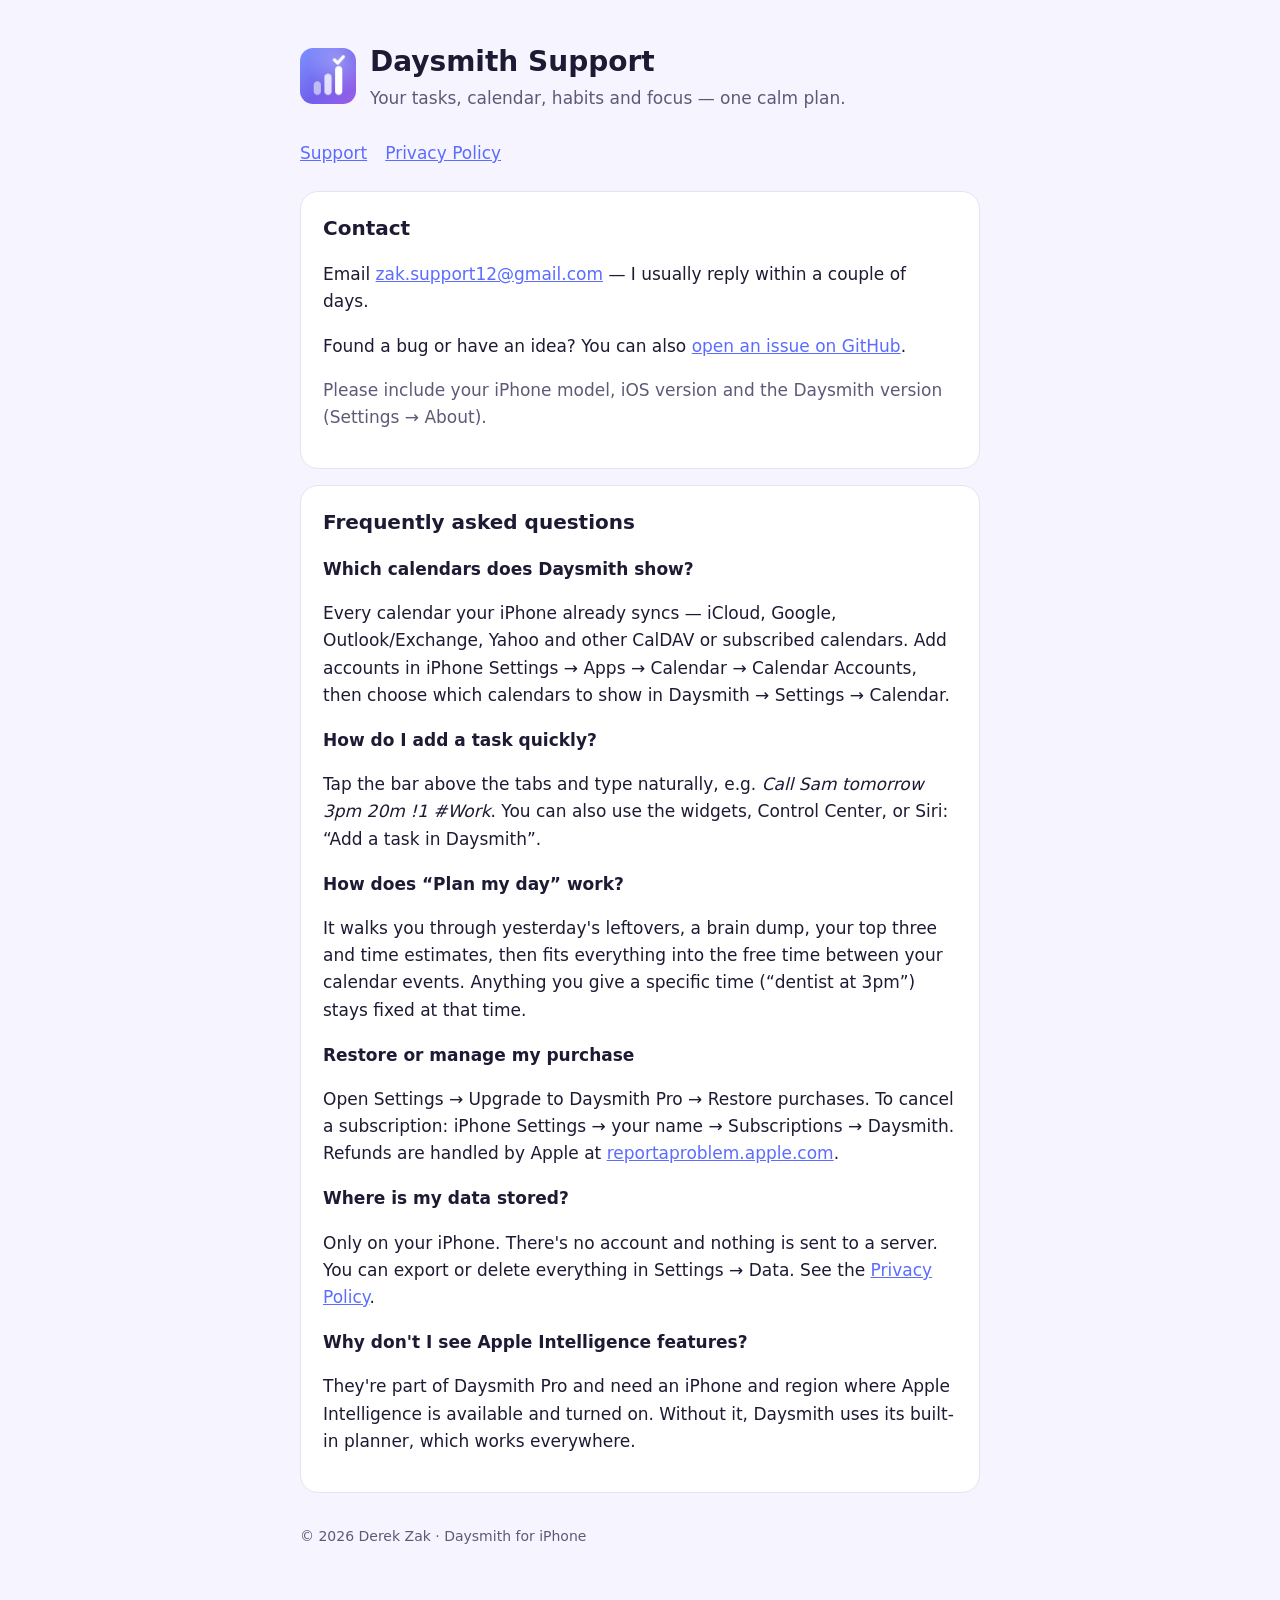
<file: index.html>
<!doctype html><html lang="en"><head><meta charset="utf-8"><meta name="viewport" content="width=device-width,initial-scale=1">
<title>Daysmith Support</title><link rel="stylesheet" href="style.css"></head><body><main>
<header><img src="icon.png" alt="Daysmith app icon"><div><h1>Daysmith Support</h1><p>Your tasks, calendar, habits and focus — one calm plan.</p></div></header>
<nav><a href="./">Support</a><a href="privacy.html">Privacy Policy</a></nav>
<section><h2>Contact</h2>
<p>Email <a href="mailto:zak.support12@gmail.com?subject=Daysmith%20support">zak.support12@gmail.com</a> — I usually reply within a couple of days.</p>
<p>Found a bug or have an idea? You can also <a href="https://github.com/derekzak/daysmith-support/issues">open an issue on GitHub</a>.</p>
<p class="muted">Please include your iPhone model, iOS version and the Daysmith version (Settings → About).</p></section>
<section><h2>Frequently asked questions</h2>
<h3>Which calendars does Daysmith show?</h3><p>Every calendar your iPhone already syncs — iCloud, Google, Outlook/Exchange, Yahoo and other CalDAV or subscribed calendars. Add accounts in iPhone Settings → Apps → Calendar → Calendar Accounts, then choose which calendars to show in Daysmith → Settings → Calendar.</p>
<h3>How do I add a task quickly?</h3><p>Tap the bar above the tabs and type naturally, e.g. <em>Call Sam tomorrow 3pm 20m !1 #Work</em>. You can also use the widgets, Control Center, or Siri: “Add a task in Daysmith”.</p>
<h3>How does “Plan my day” work?</h3><p>It walks you through yesterday's leftovers, a brain dump, your top three and time estimates, then fits everything into the free time between your calendar events. Anything you give a specific time (“dentist at 3pm”) stays fixed at that time.</p>
<h3>Restore or manage my purchase</h3><p>Open Settings → Upgrade to Daysmith Pro → Restore purchases. To cancel a subscription: iPhone Settings → your name → Subscriptions → Daysmith. Refunds are handled by Apple at <a href="https://reportaproblem.apple.com">reportaproblem.apple.com</a>.</p>
<h3>Where is my data stored?</h3><p>Only on your iPhone. There's no account and nothing is sent to a server. You can export or delete everything in Settings → Data. See the <a href="privacy.html">Privacy Policy</a>.</p>
<h3>Why don't I see Apple Intelligence features?</h3><p>They're part of Daysmith Pro and need an iPhone and region where Apple Intelligence is available and turned on. Without it, Daysmith uses its built-in planner, which works everywhere.</p>
</section>
<footer>© 2026 Derek Zak · Daysmith for iPhone</footer></main></body></html>
</file>
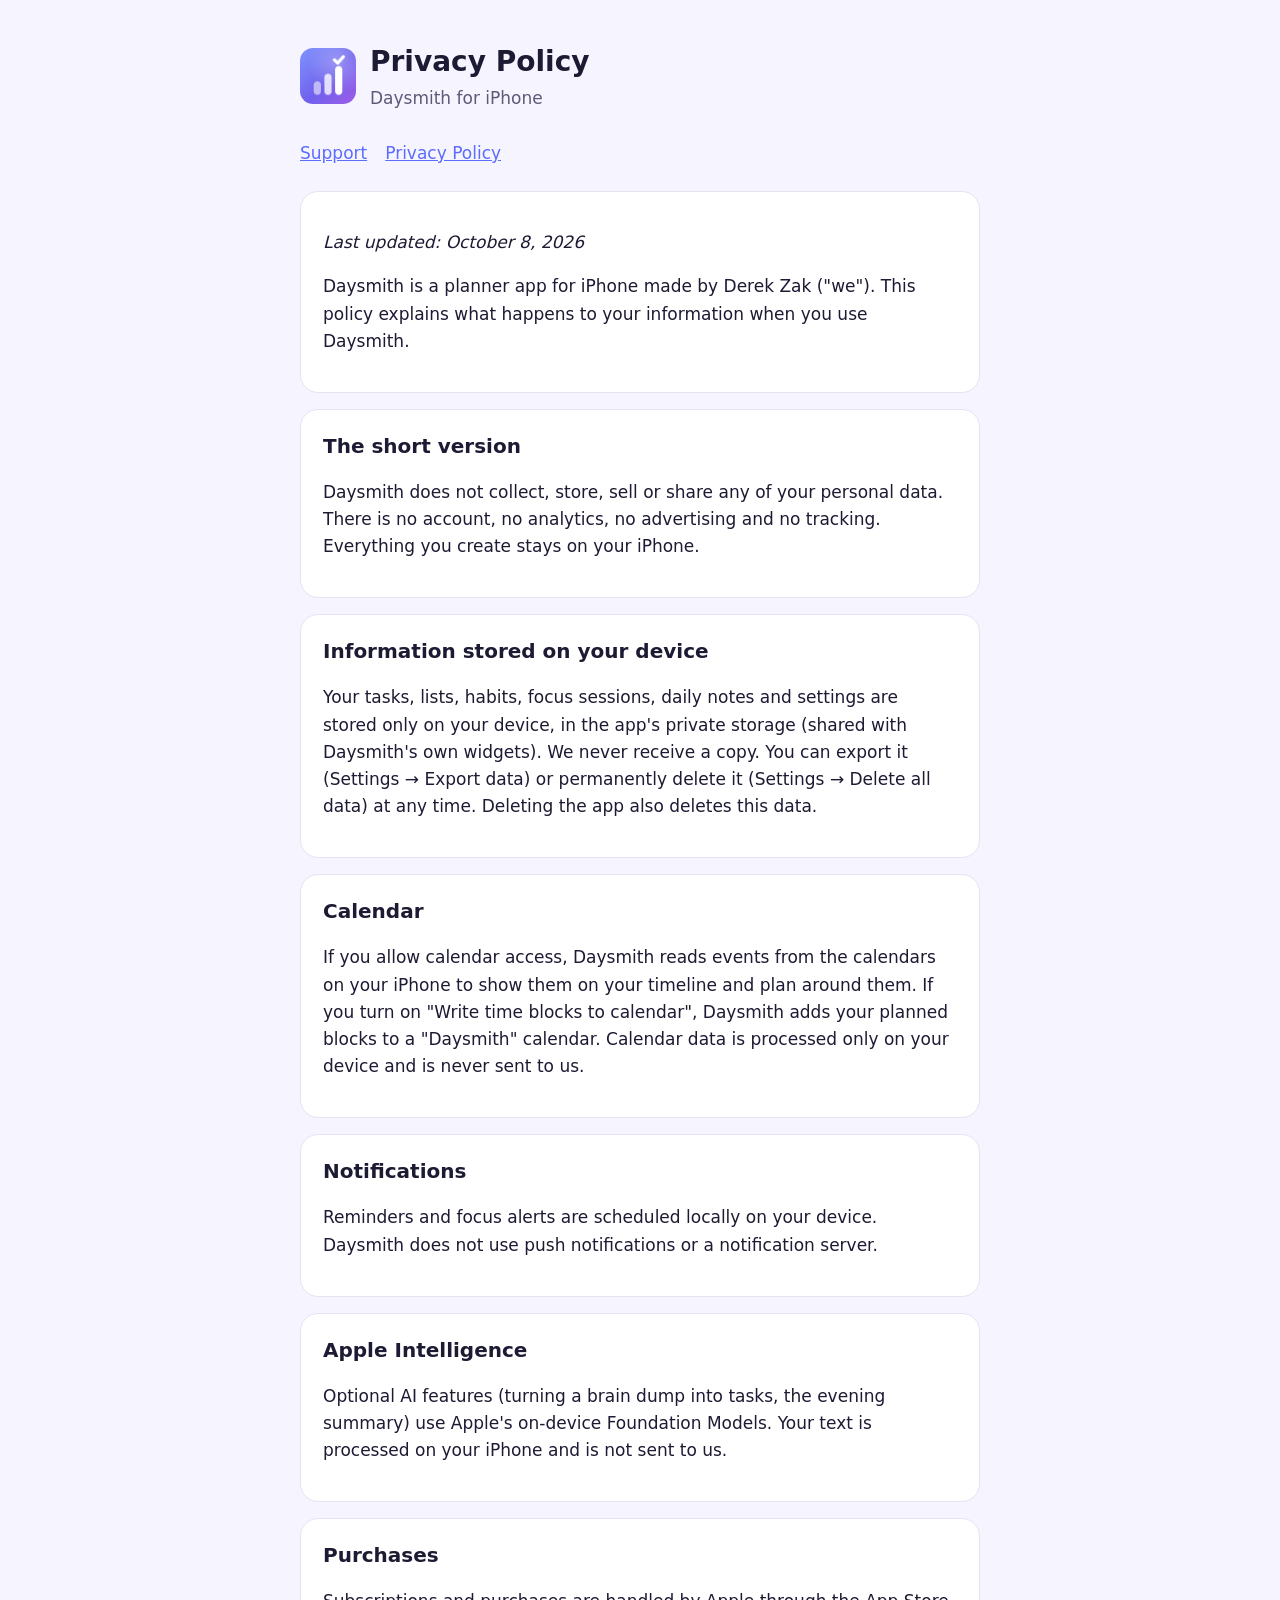
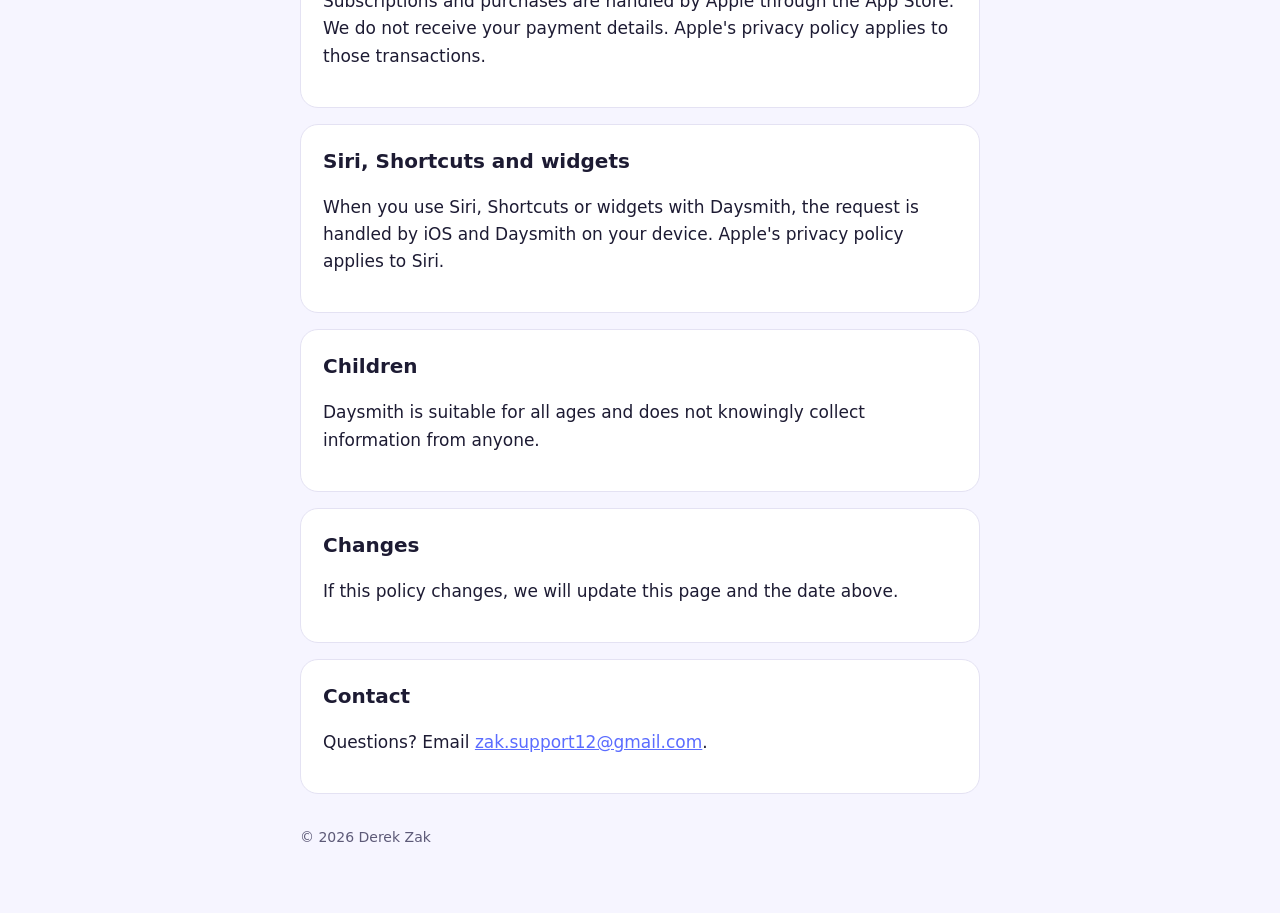
<file: privacy.html>
<!doctype html><html lang="en"><head><meta charset="utf-8"><meta name="viewport" content="width=device-width,initial-scale=1">
<title>Daysmith Privacy Policy</title><link rel="stylesheet" href="style.css"></head><body><main>
<header><img src="icon.png" alt="Daysmith app icon"><div><h1>Privacy Policy</h1><p>Daysmith for iPhone</p></div></header>
<nav><a href="./">Support</a><a href="privacy.html">Privacy Policy</a></nav>
<section><p><em>Last updated: October 8, 2026</em></p>
<p>Daysmith is a planner app for iPhone made by Derek Zak (&quot;we&quot;). This policy explains what happens to your information when you use Daysmith.</p>
</section><section><h2>The short version</h2>
<p>Daysmith does not collect, store, sell or share any of your personal data. There is no account, no analytics, no advertising and no tracking. Everything you create stays on your iPhone.</p>
</section><section><h2>Information stored on your device</h2>
<p>Your tasks, lists, habits, focus sessions, daily notes and settings are stored only on your device, in the app&#x27;s private storage (shared with Daysmith&#x27;s own widgets). We never receive a copy. You can export it (Settings → Export data) or permanently delete it (Settings → Delete all data) at any time. Deleting the app also deletes this data.</p>
</section><section><h2>Calendar</h2>
<p>If you allow calendar access, Daysmith reads events from the calendars on your iPhone to show them on your timeline and plan around them. If you turn on &quot;Write time blocks to calendar&quot;, Daysmith adds your planned blocks to a &quot;Daysmith&quot; calendar. Calendar data is processed only on your device and is never sent to us.</p>
</section><section><h2>Notifications</h2>
<p>Reminders and focus alerts are scheduled locally on your device. Daysmith does not use push notifications or a notification server.</p>
</section><section><h2>Apple Intelligence</h2>
<p>Optional AI features (turning a brain dump into tasks, the evening summary) use Apple&#x27;s on-device Foundation Models. Your text is processed on your iPhone and is not sent to us.</p>
</section><section><h2>Purchases</h2>
<p>Subscriptions and purchases are handled by Apple through the App Store. We do not receive your payment details. Apple&#x27;s privacy policy applies to those transactions.</p>
</section><section><h2>Siri, Shortcuts and widgets</h2>
<p>When you use Siri, Shortcuts or widgets with Daysmith, the request is handled by iOS and Daysmith on your device. Apple&#x27;s privacy policy applies to Siri.</p>
</section><section><h2>Children</h2>
<p>Daysmith is suitable for all ages and does not knowingly collect information from anyone.</p>
</section><section><h2>Changes</h2>
<p>If this policy changes, we will update this page and the date above.</p>
</section><section><h2>Contact</h2>
<p>Questions? Email <a href="mailto:zak.support12@gmail.com">zak.support12@gmail.com</a>.</p></section>
<footer>© 2026 Derek Zak</footer></main></body></html>
</file>
<file: style.css>
:root{--bg:#f6f5ff;--card:#fff;--text:#1d1b33;--muted:#5d5a78;--accent:#5b6cff;--line:#e4e2f3}
@media (prefers-color-scheme:dark){:root{--bg:#121126;--card:#1c1a36;--text:#f1f0ff;--muted:#a9a6c8;--accent:#8f9bff;--line:#2c2a4d}}
*{box-sizing:border-box}body{margin:0;background:var(--bg);color:var(--text);font:17px/1.6 -apple-system,BlinkMacSystemFont,"SF Pro Text",system-ui,sans-serif}
main{max-width:720px;margin:0 auto;padding:40px 20px 64px}
header{display:flex;align-items:center;gap:14px;margin-bottom:28px}
header img{width:56px;height:56px;border-radius:13px}
header h1{font-size:28px;margin:0}header p{margin:0;color:var(--muted)}
nav{margin-bottom:24px;display:flex;gap:18px}a{color:var(--accent)}
section{background:var(--card);border:1px solid var(--line);border-radius:18px;padding:20px 22px;margin:16px 0}
h2{font-size:20px;margin:0 0 8px}h3{font-size:17px;margin:18px 0 4px}p,li{color:var(--text)}.muted{color:var(--muted)}
footer{margin-top:32px;color:var(--muted);font-size:14px}
</file>
